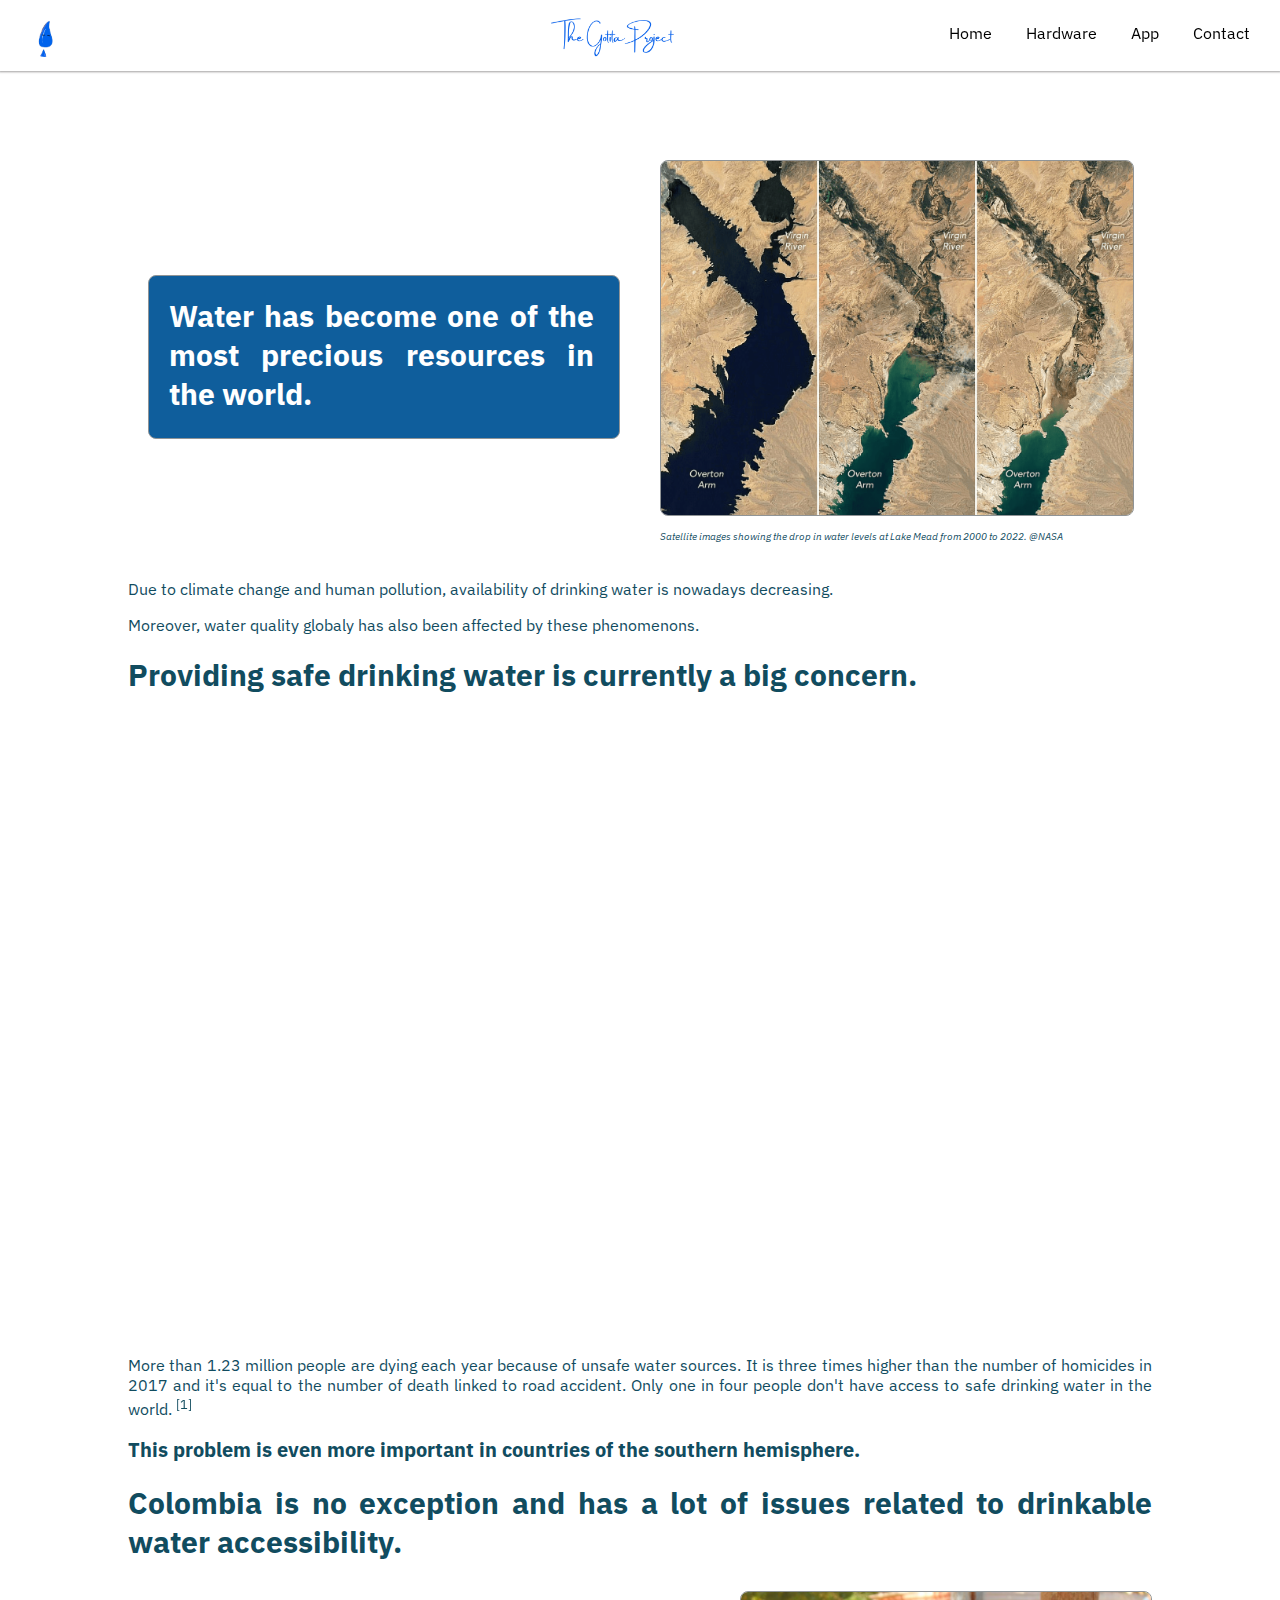
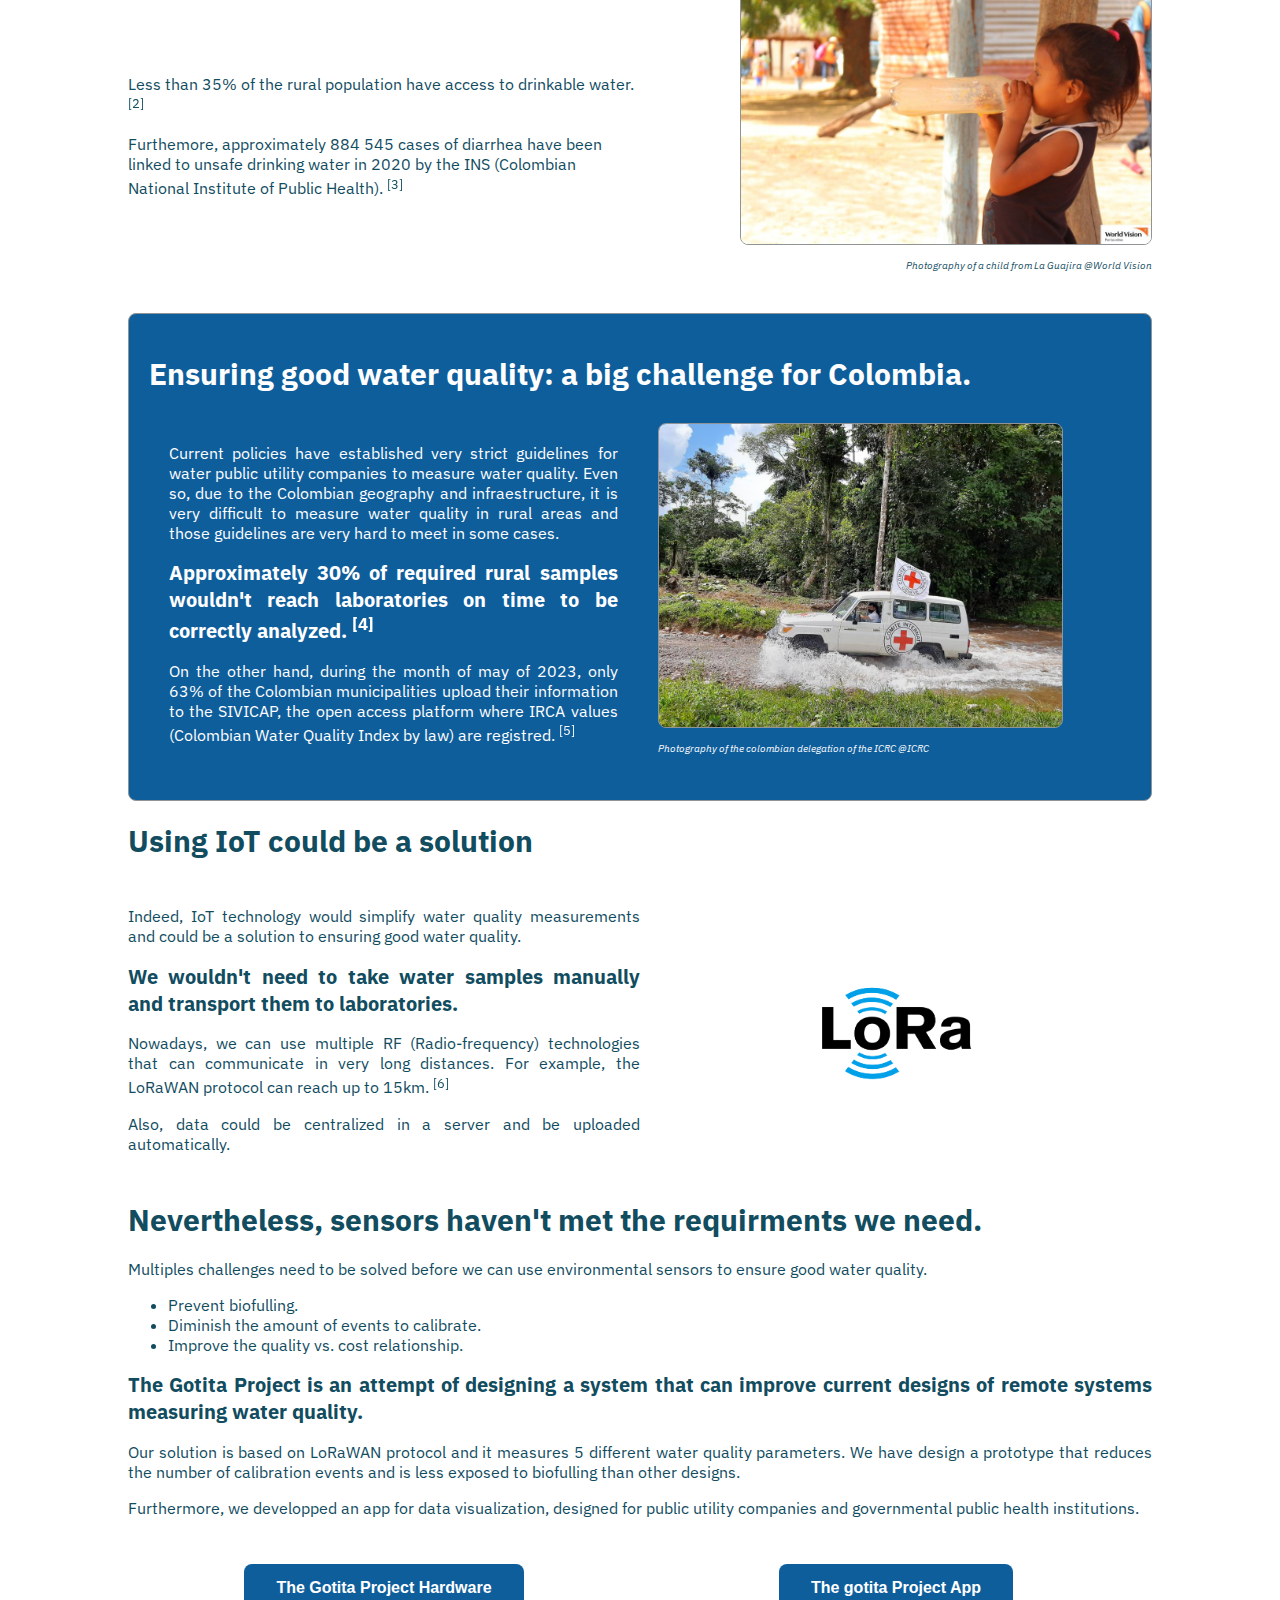
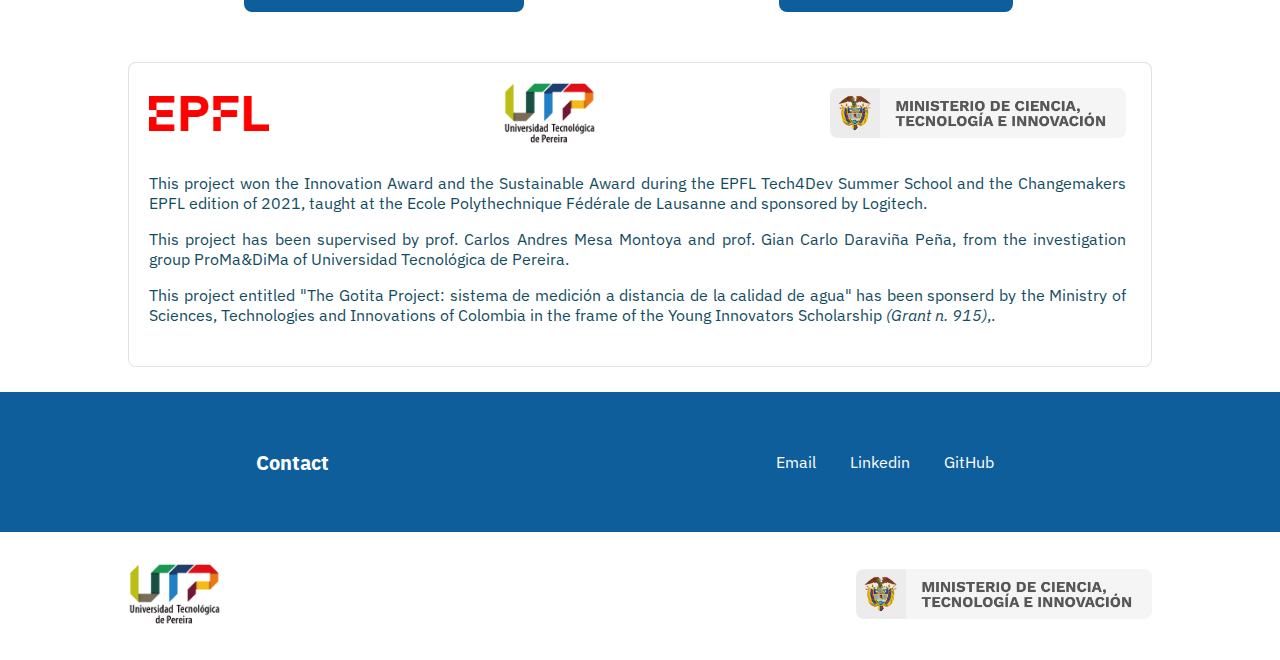
<file: webapp/src/index.html>
<!DOCTYPE html>
<html lang="en">
  <head>
    <meta charset="UTF-8" />
    <meta name="viewport" content="width=device-width, initial-scale=1.0" />
    <link rel="shortcut icon" href="./images/logo.PNG" />
    <link rel="stylesheet" type="text/css" media="screen" href="./style.css" />
    <script src="./main.js" type="module"></script>
    <title>The Gotita Project</title>
  </head>

  <body>
    <div class="header">
      <nav>
        <a href="./index.html" class="logoTgp"
          ><img
            src="./images/logo.PNG"
            alt="logoTgp"
            style="border-radius: 50%; width: 30%"
        /></a>
        <a href="./index.html" class="NameTgp"
          ><img
            src="./images/name.png"
            alt="nameTgp"
            style="width: 100%; padding-left: 50%; padding-right: 50%"
        /></a>
        <ul class="nav-links">
          <li><a href="./index.html">Home</a></li>
          <li><a href="./pg1.html">Hardware</a></li>
          <li><a href="./pg2.html">App</a></li>
          <li><a href="">Contact</a></li>
        </ul>
      </nav>
    </div>

    <div class="content">
      <div class="intro">
        <div class="row">
          <div class="column" style="padding: 10px 20px 10px 20px">
            <h1 id="bckg-blue">
              Water has become one of the most precious resources in the world.
            </h1>
          </div>
          <div class="column" style="padding: 10px 20px 10px 20px">
            <img id="images" src="./images/img1.png" alt="WaterDroughtNASA" />
            <p style="font-size: 10px">
              <i
                >Satellite images showing the drop in water levels at Lake Mead
                from 2000 to 2022. @NASA</i
              >
            </p>
          </div>
        </div>
        <p>
          Due to climate change and human pollution, availability of drinking
          water is nowadays decreasing.
        </p>
        <p>
          Moreover, water quality globaly has also been affected by these
          phenomenons.
        </p>
      </div>

      <div class="global">
        <h1>Providing safe drinking water is currently a big concern.</h1>
        <div class="row">
          <div class="column">
            <iframe
              src="https://ourworldindata.org/grapher/number-of-deaths-by-risk-factor"
              loading="lazy"
              style="width: 100%; height: 600px; border: 0px none"
            ></iframe>
          </div>
          <div class="column">
            <iframe
              src="https://ourworldindata.org/explorers/water-and-sanitation?facet=none&country=~OWID_WRL&hideControls=true&Resource=Drinking+water&Level+of+Access=Safely+managed&Residence=Total&Relative+to+population=Share+of+population"
              loading="lazy"
              style="width: 100%; height: 600px; border: 0px none"
            ></iframe>
          </div>
        </div>
        <p>
          More than 1.23 million people are dying each year because of unsafe
          water sources. It is three times higher than the number of homicides
          in 2017 and it's equal to the number of death linked to road accident.
          Only one in four people don't have access to safe drinking water in
          the world.
          <span
            class="hovertext"
            data-hover="H.Ritchie and M. Roser, “Clean Water and Sanitation”, Our World in Data, 2021."
          >
            <sup>[1]</sup>
          </span>
        </p>
        <h2>
          This problem is even more important in countries of the southern
          hemisphere.
        </h2>
      </div>

      <div class="colombia">
        <h1>
          Colombia is no exception and has a lot of issues related to drinkable
          water accessibility.
        </h1>
        <div class="row">
          <div class="column" style="text-align: left">
            <p>
              Less than 35% of the rural population have access to drinkable
              water.
              <span
                class="hovertext"
                data-hover="L. A. C. Botero, “The paradox of the availability of poor water quality in
              the colombian rural sector,” Revista de Ingeniería, pp. 38-51, 2020."
              >
                <sup>[2]</sup>
              </span>
            </p>
            <p>
              Furthemore, approximately 884 545 cases of diarrhea have been
              linked to unsafe drinking water in 2020 by the INS (Colombian
              National Institute of Public Health).
              <span
                class="hovertext"
                data-hover="Instituto Nacional de Salud (INS), 
              “Boletín epidemiológico semanal: Situación de la enfermedad diarreica aguda en colombia,” pp. 1-20, 2020."
              >
                <sup>[3]</sup>
              </span>
            </p>
          </div>
          <div class="column" style="text-align: right">
            <img
              id="images"
              src="./images/img2.jpg"
              alt="WaterGuajiraWV"
              style="width: 80%"
            />
            <p style="font-size: 10px">
              <i>Photography of a child from La Guajira @World Vision</i>
            </p>
          </div>
        </div>
      </div>

      <div
        class="chal"
        id="bckg-blue"
        style="margin-top: 2%; margin-bottom: 2%"
      >
        <h1 style="color: white">
          Ensuring good water quality: a big challenge for Colombia.
        </h1>
        <div class="row">
          <div class="column" style="padding: 10px 20px 10px 20px">
            <p>
              Current policies have established very strict guidelines for water
              public utility companies to measure water quality. Even so, due to
              the Colombian geography and infraestructure, it is very difficult
              to measure water quality in rural areas and those guidelines are
              very hard to meet in some cases.
            </p>
            <h2 style="color: white">
              Approximately 30% of required rural samples wouldn't reach
              laboratories on time to be correctly analyzed.
              <span
                class="hovertext"
                data-hover="J. Wright, J. Liu, R. Bain, A. Perez, J. Crocker, J. Bartram, and S. Gundry,
              “Water quality laboratories in colombia: A gis-based study of urban and rural accessibility,”
              Science of the Total Environment, vol. 485-486, pp. 643-652, 7 2014."
                ><sup>[4]</sup>
              </span>
            </h2>
            <p>
              On the other hand, during the month of may of 2023, only 63% of
              the Colombian municipalities upload their information to the
              SIVICAP, the open access platform where IRCA values (Colombian
              Water Quality Index by law) are registred.
              <span
                class="hovertext"
                data-hover="Instituto Nacional de Salud (INS), 
              “Boletín de vigilancia de la calidad del agua para el consumo humano” pp. 1-10, 3 2023."
                ><sup>[5]</sup>
              </span>
            </p>
          </div>
          <div class="column" style="padding: 10px 20px 10px 20px">
            <img
              id="images"
              src="./images/img3.jpg"
              alt="WaterICRCSemana"
              style="width: 90%"
            />
            <p style="font-size: 10px">
              <i>Photography of the colombian delegation of the ICRC @ICRC</i>
            </p>
          </div>
        </div>
      </div>

      <div class="iot">
        <h1>Using IoT could be a solution</h1>
        <div class="row">
          <div class="column">
            <p>
              Indeed, IoT technology would simplify water quality measurements
              and could be a solution to ensuring good water quality.
            </p>
            <h2>
              We wouldn't need to take water samples manually and transport them
              to laboratories.
            </h2>
            <p>
              Nowadays, we can use multiple RF (Radio-frequency) technologies
              that can communicate in very long distances. For example, the
              LoRaWAN protocol can reach up to 15km.
              <span
                class="hovertext"
                data-hover="J. Petajajarvi, K. Mikhaylov, A. Roivainen, T. Hanninen, and M. Pettissalo,
              “On the coverage of lpwans: range evaluation and channel attenuation model 
              for lora technology,” in 2015 14th international conference on its telecommunications (itst). 
              IEEE, pp. 55-59., 2015"
                ><sup>[6]</sup>
              </span>
            </p>
            <p>
              Also, data could be centralized in a server and be uploaded
              automatically.
            </p>
          </div>
          <div class="column" style="text-align: center">
            <img
              id="images"
              src="./images/img4.png"
              alt="LoRaLogo"
              style="width: 30%; border: 0px"
            />
          </div>
        </div>
      </div>

      <div class="sensors">
        <h1>Nevertheless, sensors haven't met the requirments we need.</h1>
        <p>
          Multiples challenges need to be solved before we can use environmental
          sensors to ensure good water quality.
        </p>
        <ul>
          <li>Prevent biofulling.</li>
          <li>Diminish the amount of events to calibrate.</li>
          <li>Improve the quality vs. cost relationship.</li>
        </ul>
      </div>

      <div class="tgp">
        <h2>
          The Gotita Project is an attempt of designing a system that can
          improve current designs of remote systems measuring water quality.
        </h2>
        <p>
          Our solution is based on LoRaWAN protocol and it measures 5 different
          water quality parameters. We have design a prototype that reduces the
          number of calibration events and is less exposed to biofulling than
          other designs.
        </p>
        <p>
          Furthermore, we developped an app for data visualization, designed for
          public utility companies and governmental public health institutions.
        </p>
        <div class="row">
          <div
            class="column"
            style="text-align: center; padding-top: 30px; padding-bottom: 50px"
          >
            <a href="./pg1.html"
              ><button style="border: 0px; font-weight: bold">
                The Gotita Project Hardware
              </button></a
            >
          </div>
          <div
            class="column"
            style="text-align: center; padding-top: 30px; padding-bottom: 50px"
          >
            <a href="./pg2.html"
              ><button style="border: 0px; font-weight: bold">
                The gotita Project App
              </button></a
            >
          </div>
        </div>
      </div>

      <div
        id="bckg-blue"
        style="
          background-color: white;
          color: #114c5f;
          border: 1px solid #90949647;
        "
      >
        <div
          style="
            justify-content: space-between;
            display: flex;
            padding-bottom: 10px;
            align-items: center;
          "
        >
          <a
            href="https://www.epfl.ch/innovation/domains/tech4dev/summer-school-2021/"
            ><img
              class="epfl"
              src="images/logo_epfl.png"
              height="35"
              alt="logo"
              style="border: 0px; border-radius: 0px"
          /></a>
          <a
            href="https://scienti.minciencias.gov.co/gruplac/jsp/visualiza/visualizagr.jsp?nro=00000000004320"
            ><img
              class="utp"
              src="images/Logo_U.T.P.png"
              height="60"
              alt="logo"
              style="border: 0px"
          /></a>
          <a
            href="https://minciencias.gov.co/convocatorias/vocaciones-cientificas-ctei/convocatoria-jovenes-innovadores-en-el-marco-la"
            ><img
              class="minciencia"
              src="images/logo_minciencias.jpg"
              height="50"
              alt="logo"
              style="border: 0px"
          /></a>
        </div>
        <div>
          <p>
            This project won the Innovation Award and the Sustainable Award
            during the EPFL Tech4Dev Summer School and the Changemakers EPFL
            edition of 2021, taught at the Ecole Polythechnique Fédérale de
            Lausanne and sponsored by Logitech.
          </p>
          <p>
            This project has been supervised by prof. Carlos Andres Mesa Montoya
            and prof. Gian Carlo Daraviña Peña, from the investigation group
            ProMa&DiMa of Universidad Tecnológica de Pereira.
          </p>
          <p>
            This project entitled "The Gotita Project: sistema de medición a
            distancia de la calidad de agua" has been sponserd by the Ministry
            of Sciences, Technologies and Innovations of Colombia in the frame
            of the Young Innovators Scholarship <em>(Grant n. 915)</em>,.
          </p>
        </div>
      </div>
    </div>

    <div
      style="
        background-color: #0f5e9c;
        justify-content: space-between;
        display: flex;
        padding-left: 20%;
        padding-right: 20%;
        align-items: center;
        padding-bottom: 2.5%;
        padding-top: 2.5%;
      "
    >
      <h2 style="color: white">Contact</h2>
      <ul class="nav-links">
        <li>
          <a href="mailto:andre.gomez@utp.edu.co" style="color: white">Email</a>
        </li>
        <li>
          <a
            href="https://www.linkedin.com/in/clement-gomez-henck/"
            style="color: white"
            >Linkedin</a
          >
        </li>
        <li>
          <a
            href="https://github.com/clem-gh/TheGotitaProject_YI2023"
            style="color: white"
            >GitHub</a
          >
        </li>
      </ul>
    </div>

    <div
      style="
        display: flex;
        justify-content: space-between;
        padding-left: 10%;
        padding-right: 10%;
        align-items: center;
        padding-bottom: 2.5%;
        padding-top: 2.5%;
      "
    >
      <a href="https://www.utp.edu.co/"
        ><img
          class="utp"
          id="logoSupport"
          src="images/Logo_U.T.P.png"
          height="60"
          alt="logo"
          style="border: 0px"
      /></a>
      <a href="https://minciencias.gov.co/"
        ><img
          id="logoSupport"
          class="minciencia"
          src="images/logo_minciencias.jpg"
          height="50"
          alt="logo"
          style="border: 0px"
      /></a>
    </div>
  </body>
</html>
</file>
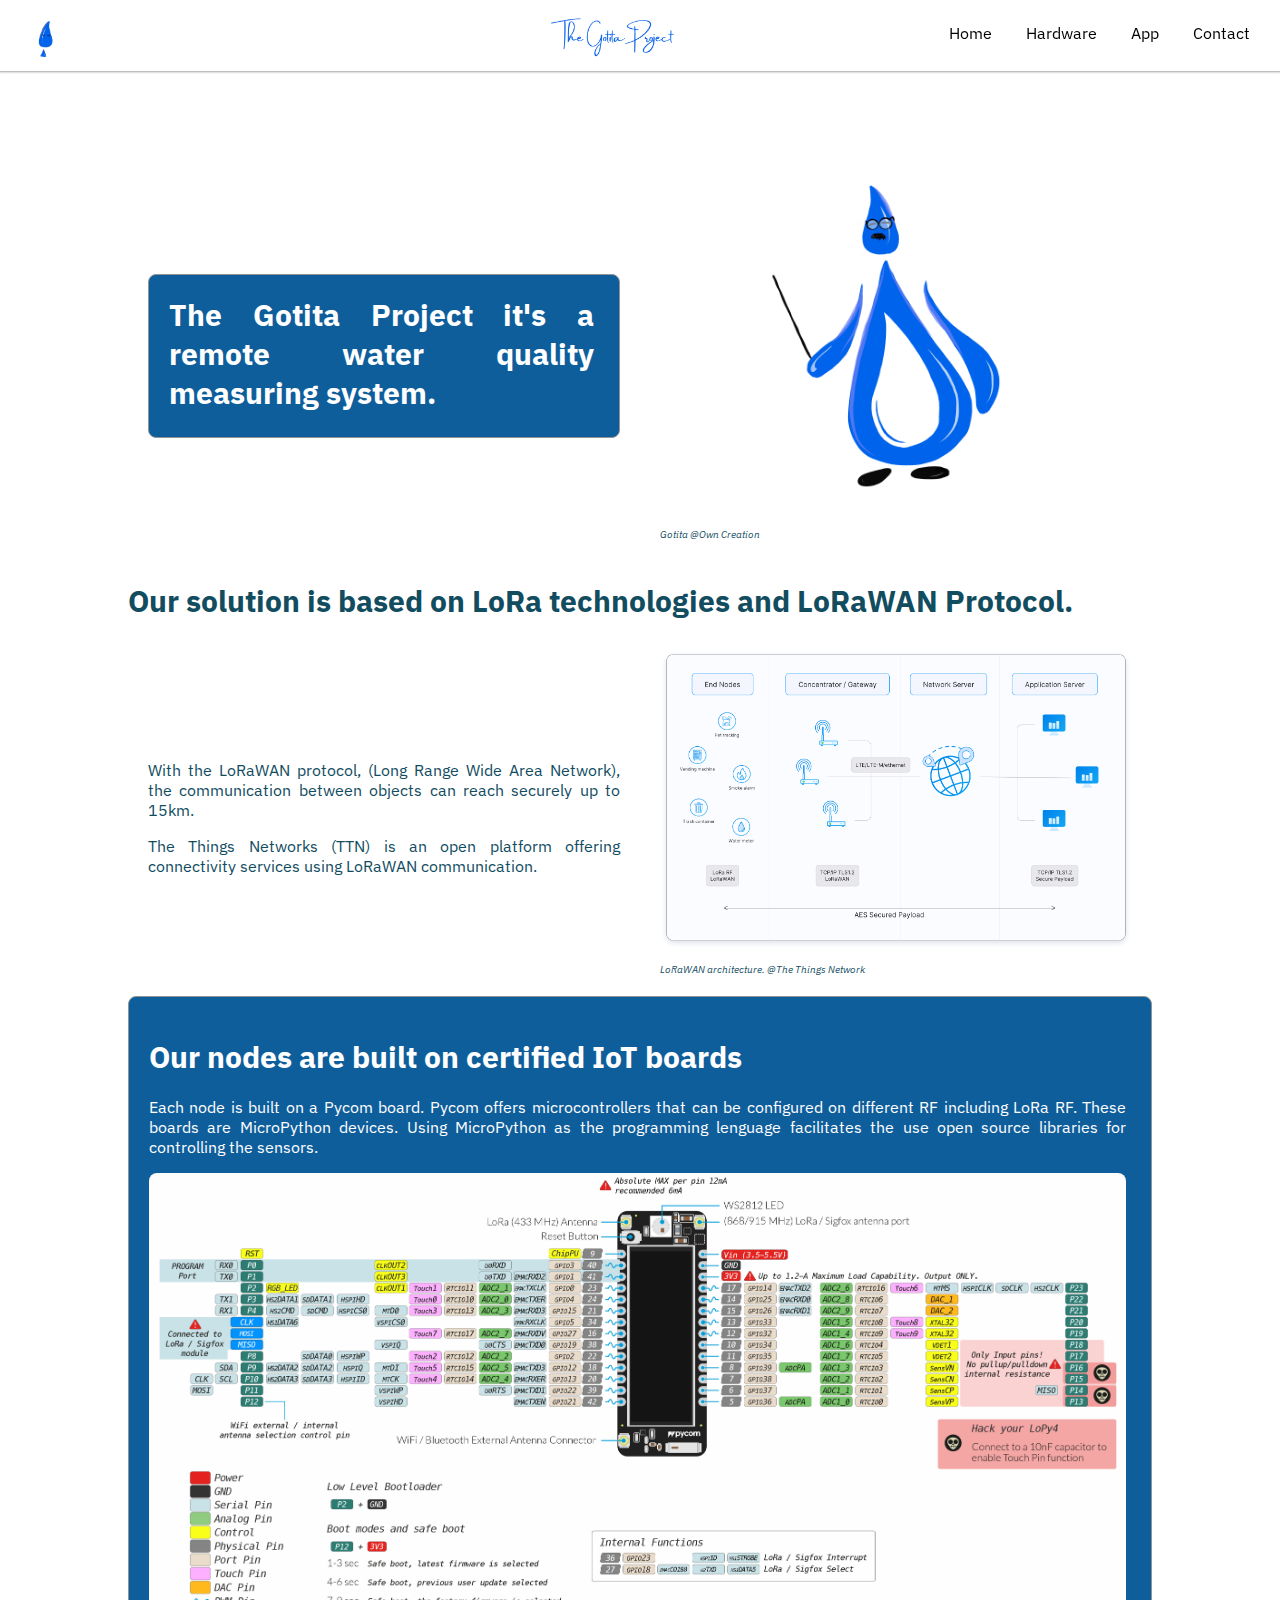
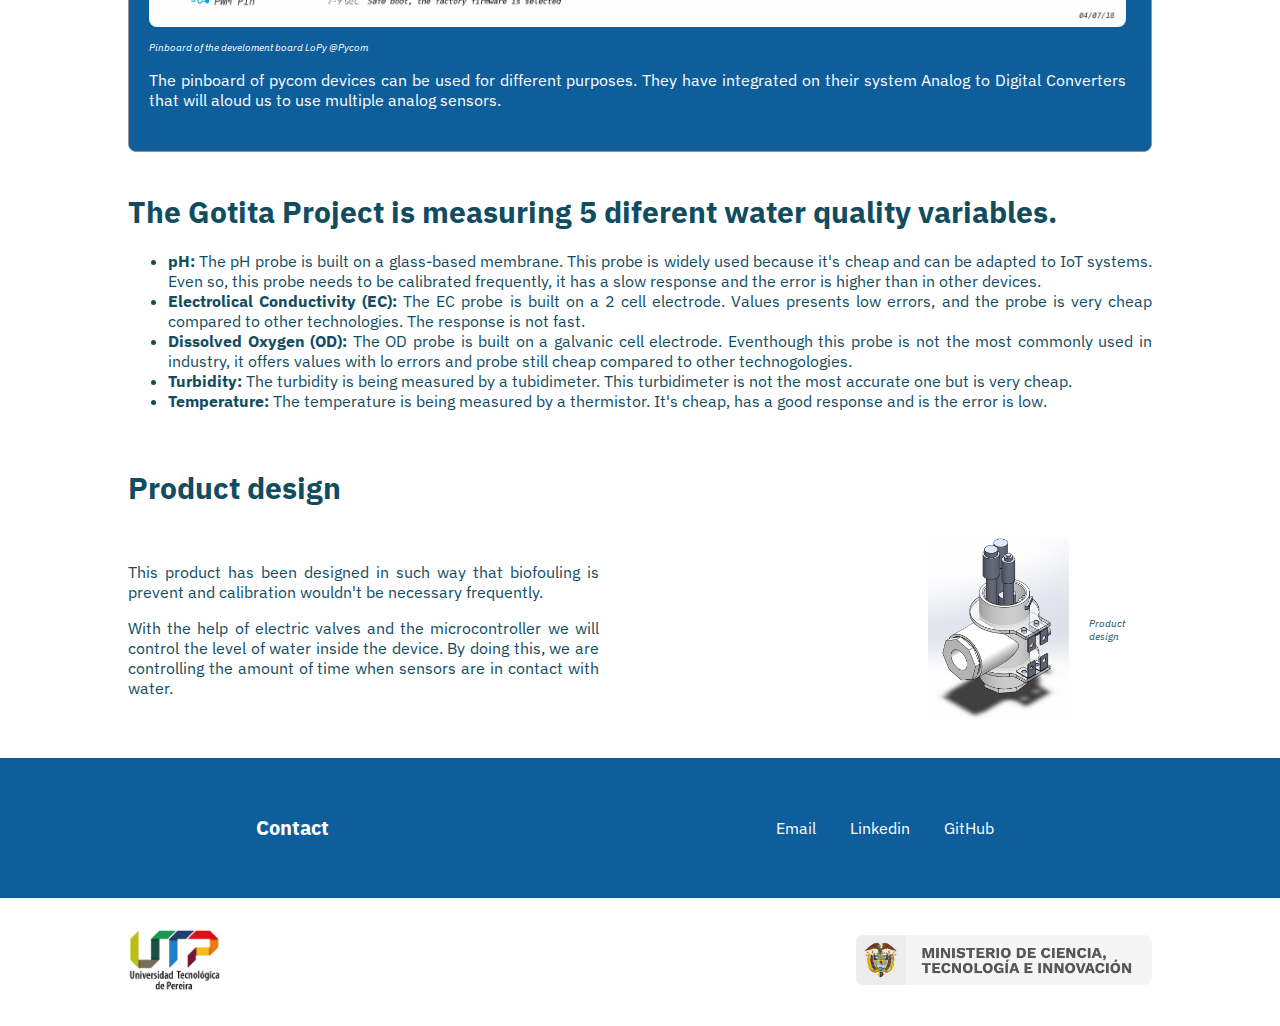
<file: webapp/src/pg1.html>
<!DOCTYPE html>
<html lang="en">
  <head>
    <meta charset="UTF-8" />
    <meta name="viewport" content="width=device-width, initial-scale=1.0" />
    <link rel="shortcut icon" href="./images/logo.PNG" />
    <link rel="stylesheet" type="text/css" media="screen" href="./style.css" />
    <title>The Gotita Project</title>
  </head>

  <body>
    <div class="header">
      <nav>
        <a href="./index.html"
          ><img
            src="./images/logo.PNG"
            alt="logoTgp"
            style="border-radius: 50%; width: 30%"
        /></a>
        <a href="./index.html"
          ><img
            src="./images/name.png"
            alt="nameTgp"
            style="width: 100%; padding-left: 50%; padding-right: 50%"
        /></a>
        <ul class="nav-links">
          <li><a href="./index.html">Home</a></li>
          <li><a href="./pg1.html">Hardware</a></li>
          <li><a href="./pg2.html">App</a></li>
          <li><a href="">Contact</a></li>
        </ul>
      </nav>
    </div>

    <div class="content">
      <div>
        <div class="row">
          <div class="column" style="padding: 10px 20px 10px 20px">
            <h1 id="bckg-blue">
              The Gotita Project it's a remote water quality measuring system.
            </h1>
          </div>
          <div class="column" style="padding: 10px 20px 10px 20px">
            <img
              id="images"
              src="./images/tgp2.jpg"
              alt="TgpCharacter"
              style="border: 0px"
            />
            <p style="font-size: 10px"><i>Gotita @Own Creation</i></p>
          </div>
        </div>
      </div>
      <div class="intro">
        <h1>
          Our solution is based on LoRa technologies and LoRaWAN Protocol.
        </h1>
        <div class="row">
          <div class="column" style="padding: 10px 20px 10px 20px">
            <p>
              With the LoRaWAN protocol, (Long Range Wide Area Network), the
              communication between objects can reach securely up to 15km.
            </p>
            <p>
              The Things Networks (TTN) is an open platform offering
              connectivity services using LoRaWAN communication.
            </p>
          </div>
          <div class="column" style="padding: 10px 20px 10px 20px">
            <img
              id="images"
              src="./images/img5.png"
              alt="LoRaArchitecture"
              style="border: 0px"
            />
            <p style="font-size: 10px">
              <i>LoRaWAN architecture. @The Things Network</i>
            </p>
          </div>
        </div>
      </div>

      <div class="nodes" id="bckg-blue">
        <h1 style="color: white">
          Our nodes are built on certified IoT boards
        </h1>
        <p>
          Each node is built on a Pycom board. Pycom offers microcontrollers
          that can be configured on different RF including LoRa RF. These boards
          are MicroPython devices. Using MicroPython as the programming lenguage
          facilitates the use open source libraries for controlling the sensors.
        </p>
        <div>
          <a href="https://docs.pycom.io/datasheets/development/lopy4/"
            ><img
              id="images"
              src="./images/img7.png"
              alt="Pinboard"
              style="border: 0px"
          /></a>
          <p style="font-size: 10px">
            <i>Pinboard of the develoment board LoPy @Pycom</i>
          </p>
        </div>
        <p>
          The pinboard of pycom devices can be used for different purposes. They
          have integrated on their system Analog to Digital Converters that will
          aloud us to use multiple analog sensors.
        </p>
      </div>

      <div class="wqvariables" style="padding: 20px 0px 20px 0px">
        <h1>
          The Gotita Project is measuring 5 diferent water quality variables.
        </h1>
        <ul>
          <li>
            <b>pH:</b> The pH probe is built on a glass-based membrane. This
            probe is widely used because it's cheap and can be adapted to IoT
            systems. Even so, this probe needs to be calibrated frequently, it
            has a slow response and the error is higher than in other devices.
          </li>
          <li>
            <b>Electrolical Conductivity (EC):</b> The EC probe is built on a 2
            cell electrode. Values presents low errors, and the probe is very
            cheap compared to other technologies. The response is not fast.
          </li>
          <li>
            <b>Dissolved Oxygen (OD):</b> The OD probe is built on a galvanic
            cell electrode. Eventhough this probe is not the most commonly used
            in industry, it offers values with lo errors and probe still cheap
            compared to other technogologies.
          </li>
          <li>
            <b>Turbidity:</b> The turbidity is being measured by a tubidimeter.
            This turbidimeter is not the most accurate one but is very cheap.
          </li>
          <li>
            <b>Temperature:</b> The temperature is being measured by a
            thermistor. It's cheap, has a good response and is the error is low.
          </li>
        </ul>
      </div>

      <div class="product">
        <h1>Product design</h1>
        <div class="row">
          <div class="column">
            <p>
              This product has been designed in such way that biofouling is
              prevent and calibration wouldn't be necessary frequently.
            </p>
            <p>
              With the help of electric valves and the microcontroller we will
              control the level of water inside the device. By doing this, we
              are controlling the amount of time when sensors are in contact
              with water.
            </p>
          </div>
          <div class="column" style="text-align: right; padding-right: 20px">
            <img
              id="images"
              src="./images/img6.png"
              alt="product"
              style="width: 30%; border: 0px"
            />
          </div>
          <p style="font-size: 10px"><i>Product design</i></p>
        </div>
      </div>
    </div>

    <div
      style="
        background-color: #0f5e9c;
        justify-content: space-between;
        display: flex;
        padding-left: 20%;
        padding-right: 20%;
        align-items: center;
        padding-bottom: 2.5%;
        padding-top: 2.5%;
      "
    >
      <h2 style="color: white">Contact</h2>
      <ul class="nav-links">
        <li>
          <a href="mailto:andre.gomez@utp.edu.co" style="color: white">Email</a>
        </li>
        <li>
          <a
            href="https://www.linkedin.com/in/clement-gomez-henck/"
            style="color: white"
            >Linkedin</a
          >
        </li>
        <li>
          <a
            href="https://github.com/clem-gh/TheGotitaProject_YI2023"
            style="color: white"
            >GitHub</a
          >
        </li>
      </ul>
    </div>

    <div
      style="
        display: flex;
        justify-content: space-between;
        padding-left: 10%;
        padding-right: 10%;
        align-items: center;
        padding-bottom: 2.5%;
        padding-top: 2.5%;
      "
    >
      <a href="https://www.utp.edu.co/"
        ><img
          class="utp"
          id="logoSupport"
          src="images/Logo_U.T.P.png"
          height="60"
          alt="logo"
          style="border: 0px"
      /></a>
      <a href="https://minciencias.gov.co/"
        ><img
          id="logoSupport"
          class="minciencia"
          src="images/logo_minciencias.jpg"
          height="50"
          alt="logo"
          style="border: 0px"
      /></a>
    </div>
  </body>
</html>
</file>
<file: webapp/src/style.css>
@import url('https://fonts.googleapis.com/css2?family=IBM+Plex+Sans:ital,wght@0,100;0,200;0,300;0,400;0,500;0,600;0,700;1,100;1,200;1,300;1,400;1,500;1,600;1,700&display=swap');

h1 {
    font-size: 30px;
    font-weight: bold;
    color: #114C5F;
    font-family: 'IBM Plex Sans', serif;
}

h2 {
    font-size: 20px;
    font-weight: bold;
    color: #114C5F;
    font-family: 'IBM Plex Sans', serif;
}

body {
    font-size: 16px;
    color: #114C5F;
    font-family: 'IBM Plex Sans', serif;
    text-align: justify;
    height: 100vh;
    margin-left: 0;
    margin-right: 0;
}

.content {
    margin: 150px 10% 25px 10%;
}

img {
    width: 100%;
    border: 1px solid #909496;
    border-radius: 8px;
    transition: 0.5s;
}

img:hover {
    box-shadow: 0 0 20px 5px rgba(0, 0, 0, 0.5);
    transition: 0.5s;
}

.column {
    padding: 10px 0px 10px 0px;
    width: 50%;
}

.row {
    display: flex;
    align-items: center;
}

#bckg-blue {
    background-color: #0f5e9c;
    border: 1px solid  #909496;
    border-radius: 8px;
    padding: 20px 25px 25px 20px;
    color: white;
    transition: 0.5s;
}

#bckg-blue:hover {
    box-shadow: 0 0 20px 5px rgba(67, 66, 66, 0.5);
    transition: 0.5s;
}

button {
    background-color: #0f5e9c; /* Green */
    border: 1px solid  #909496;
    border-radius: 8px;
    color: white;
    padding: 15px 32px;
    text-align: center;
    text-decoration: none;
    display: inline-block;
    font-size: 16px;
    transition: 0.5s;
}

button:hover {
    background-color: #2389da;
    box-shadow: 0 0 20px 1px rgba(67, 66, 66, 0.5);
    transition: 0.5s;    
}

.header {
    width: 100%;
    display: flex;
    position: fixed;
    background-color: white;
    top: -5px;
    align-items: center;
    box-shadow: 0 0 2px 1px rgba(67, 66, 66, 0.5);
    margin: 0;
}

.header a{
    width: 10%;
}

.header a img{
    width: 50%;
    border: 0px;
    margin-left: 20%;
    margin-top: 10%;
}

nav {    
    display: flex;
    align-items: center;
    justify-content: space-between;  
}

.nav-links {
    padding: 28px 0;
    margin: 0 15px;
}

.nav-links li {
    display: inline-block;
    margin: 0 15px;   
}

.nav-links li a{
    text-decoration: none;
    color: black;  
    position: relative;
}

.nav-links li a::after{
    content: '';
    background: #0f5f9cb2;
    width: 0;
    height: 2px;
    position: absolute;
    bottom: 0;
    left: 0;
    transition: width 0.3s;
}

.nav-links li a:hover::after {
    width: 100%;
}

.hovertext {
    position: relative;
  }
  
.hovertext:before {
    content: attr(data-hover);
    visibility: hidden;
    opacity: 0;
    width: 300px;
    background-color: rgba(0, 0, 0, 0.804);
    color: #fff;
    text-align: center;
    border-radius: 5px;
    padding: 5px 0;
    transition: opacity 0.5s;
    position: absolute;
    z-index: 1;
    left: 0;
    font-size: 16px;
    font-weight: normal;
    top: 110%;
}
  
.hovertext:hover:before {
    opacity: 1;
    visibility: visible;
}

.hovertext:hover {
    color: red;
}

.login {
    width: 20%;
    margin: 0px auto;
    margin-top: 13%;
    margin-bottom: 120px;
    padding: 20px;
    text-align: center;
}

.login input {
    display: block;
    border: 1px solid #ccc;
    border-radius: 5px;
    background: #fff;
    padding: 15px;
    width: 87%;
    margin-bottom: 20px;
}


.login input:focus {
    border: 1px solid #777
}

.login button {
    background: #0f5f9c;
    color: aliceblue;
    border: 0px;
    border-radius: 5px;
    padding: 15px;
    display: block;
    width: 100%;
    transition: 0.3s;
    -webkit-transition: 0.3s;
    -moz-transition: 0,3s;
}

.login button:hover {
    background-color: #2389da;
    box-shadow: 0 0 20px 1px rgba(67, 66, 66, 0.5);
}
  

#map { 
    height: 350px;
    width: 400px;
}

.cols-1{
    margin-right: 20px;
    margin-top: 30px;
    margin-bottom: 40px;
    margin-left: 20px;
}

#bar-canvas{
    height: 500px;
    width: 700px;
}

#line-canvas{
    height: 500px;
    width: 700px;
}

#logout-div{
    margin-top: 50px;
}

#logout-title{
    text-align: center;
}

.cols-2{
    margin: 15px auto;
    text-align: center;
    display: flex;
    justify-content: space-between;
    padding: 0%;
    margin-right: 20px;
    margin-top: 30px;
    margin-bottom: 40px;
    margin-left: 20px;
}
</file>
